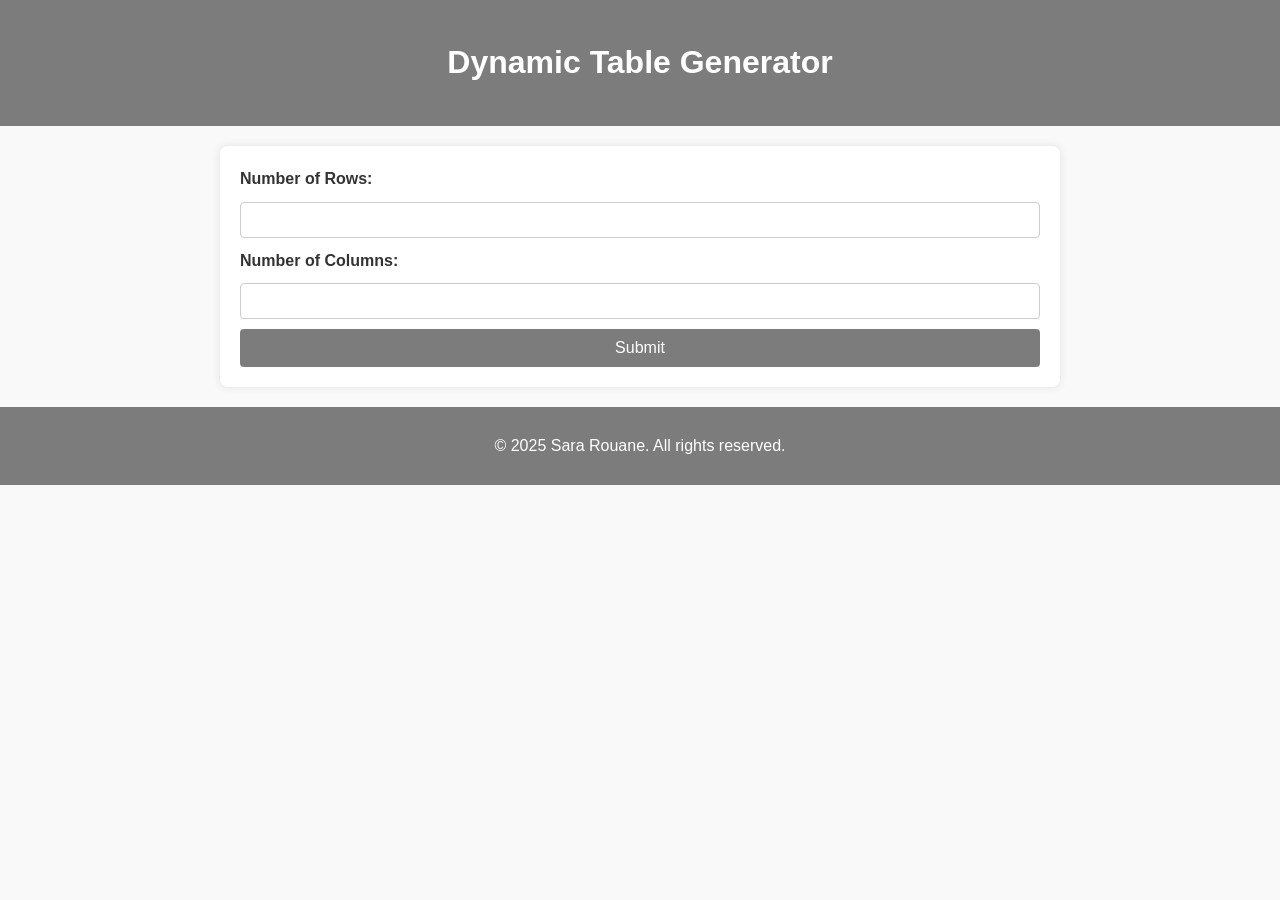
<file: 1/index.html>
<!DOCTYPE html>
<html lang="en">
<head>
    <meta charset="UTF-8">
    <meta name="viewport" content="width=device-width, initial-scale=1.0">
    <title>Dynamic Table Generator</title>
    <link rel="stylesheet" href="SaraRouane_Assignment1.css">
    <script defer src="SaraRouane_Assignment1.js"></script>
</head>
<body>
    <header>
        <h1>Dynamic Table Generator</h1>
    </header>
    <main>
        <form id="tableForm">
            <label for="rows">Number of Rows:</label>
            <input type="number" id="rows" name="rows" min="1" required>

            <label for="columns">Number of Columns:</label>
            <input type="number" id="columns" name="columns" min="1" required>

            <button onclick="processSubmit(event)" type="submit">Submit</button>
        </form>

        <div id="tableContainer"></div>
    </main>
    <footer>
        <p>&copy; 2025 Sara Rouane. All rights reserved.</p>
    </footer>
</body>
</html>
</file>
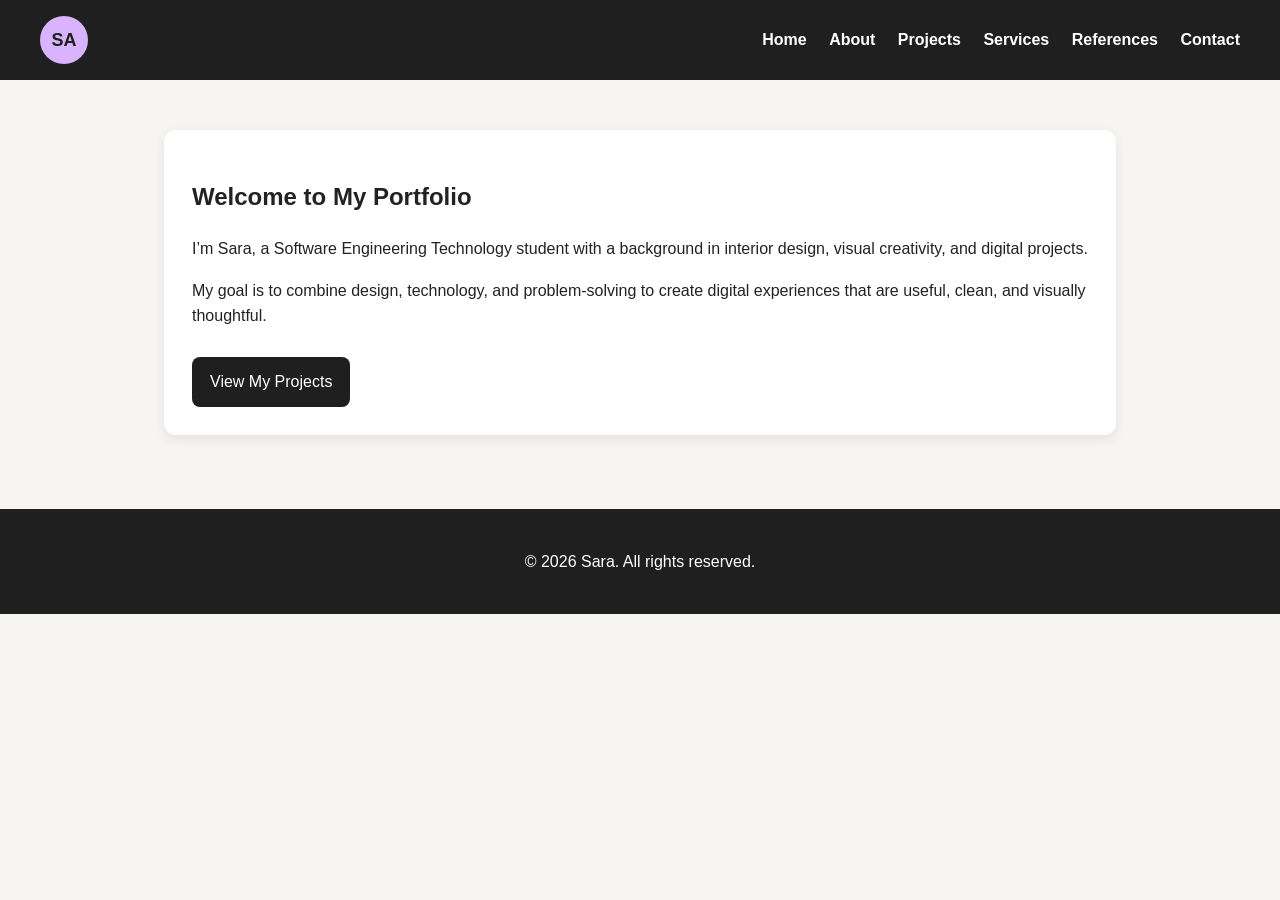
<file: 1/react-portfolio-content-starter/react-portfolio-content-starter/index.html>
<!DOCTYPE html>
<html lang="en">
<head>
  <meta charset="UTF-8">
  <meta name="viewport" content="width=device-width, initial-scale=1.0">
  <title>Sara Portfolio | Home</title>
  <link rel="stylesheet" href="style.css">
</head>
<body>
  <header>
    <div class="navbar">
      <div class="logo">SA</div>
      <nav>
        <a href="index.html">Home</a>
        <a href="about.html">About</a>
        <a href="projects.html">Projects</a>
        <a href="services.html">Services</a>
        <a href="references.html">References</a>
        <a href="contact.html">Contact</a>
      </nav>
    </div>
  </header>

  <main>
    <section class="hero">
      <h1>Welcome to My Portfolio</h1>
      <p>I’m Sara, a Software Engineering Technology student with a background in interior design, visual creativity, and digital projects.</p>
      <p>My goal is to combine design, technology, and problem-solving to create digital experiences that are useful, clean, and visually thoughtful.</p>
      <a class="button" href="projects.html">View My Projects</a>
    </section>
  </main>

  <footer>
    <p>&copy; 2026 Sara. All rights reserved.</p>
  </footer>
</body>
</html>
</file>
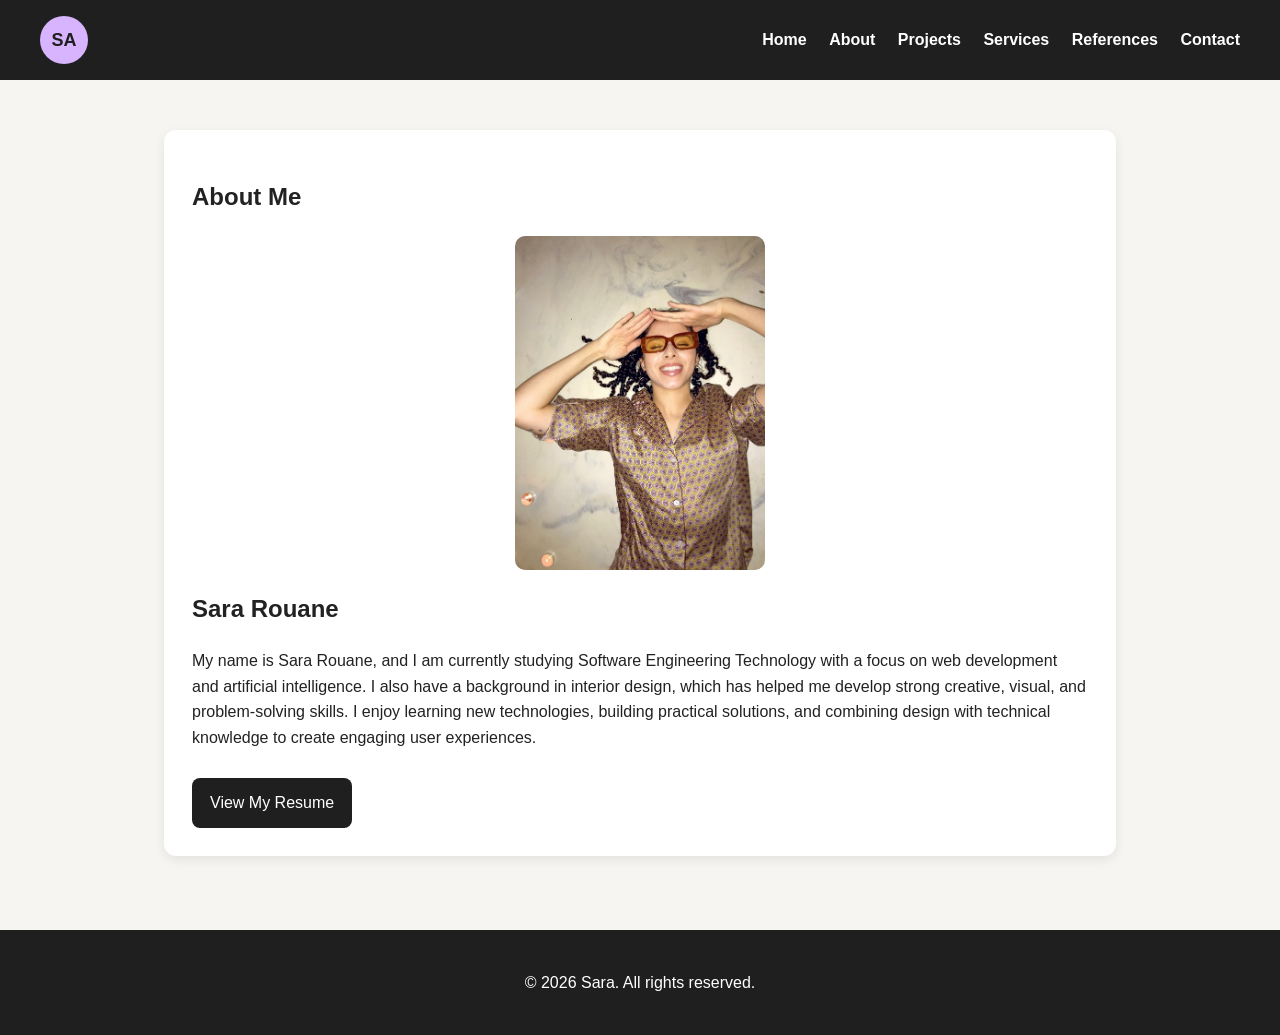
<file: 1/react-portfolio-content-starter/react-portfolio-content-starter/about.html>
<!DOCTYPE html>
<html lang="en">
<head>
  <meta charset="UTF-8">
  <meta name="viewport" content="width=device-width, initial-scale=1.0">
  <title>Sara Portfolio | About</title>
  <link rel="stylesheet" href="style.css">
</head>
<body>
  <header>
    <div class="navbar">
      <div class="logo">SA</div>
      <nav>
        <a href="index.html">Home</a>
        <a href="about.html">About</a>
        <a href="projects.html">Projects</a>
        <a href="services.html">Services</a>
        <a href="references.html">References</a>
        <a href="contact.html">Contact</a>
      </nav>
    </div>
  </header>

  <main>
    <section class="card">
      <h1>About Me</h1>
      <img class="profile-photo" src="assets/images/profile-photo.jpg" alt="Professional photo of Sara">
      <h2>Sara Rouane</h2>
      <p>My name is Sara Rouane, and I am currently studying Software Engineering Technology with a focus on web development and artificial intelligence. I also have a background in interior design, which has helped me develop strong creative, visual, and problem-solving skills. I enjoy learning new technologies, building practical solutions, and combining design with technical knowledge to create engaging user experiences.</p>
      <a class="button" href="assets/files/resume.pdf" target="_blank">View My Resume</a>
    </section>
  </main>

  <footer>
    <p>&copy; 2026 Sara. All rights reserved.</p>
  </footer>
</body>
</html>
</file>
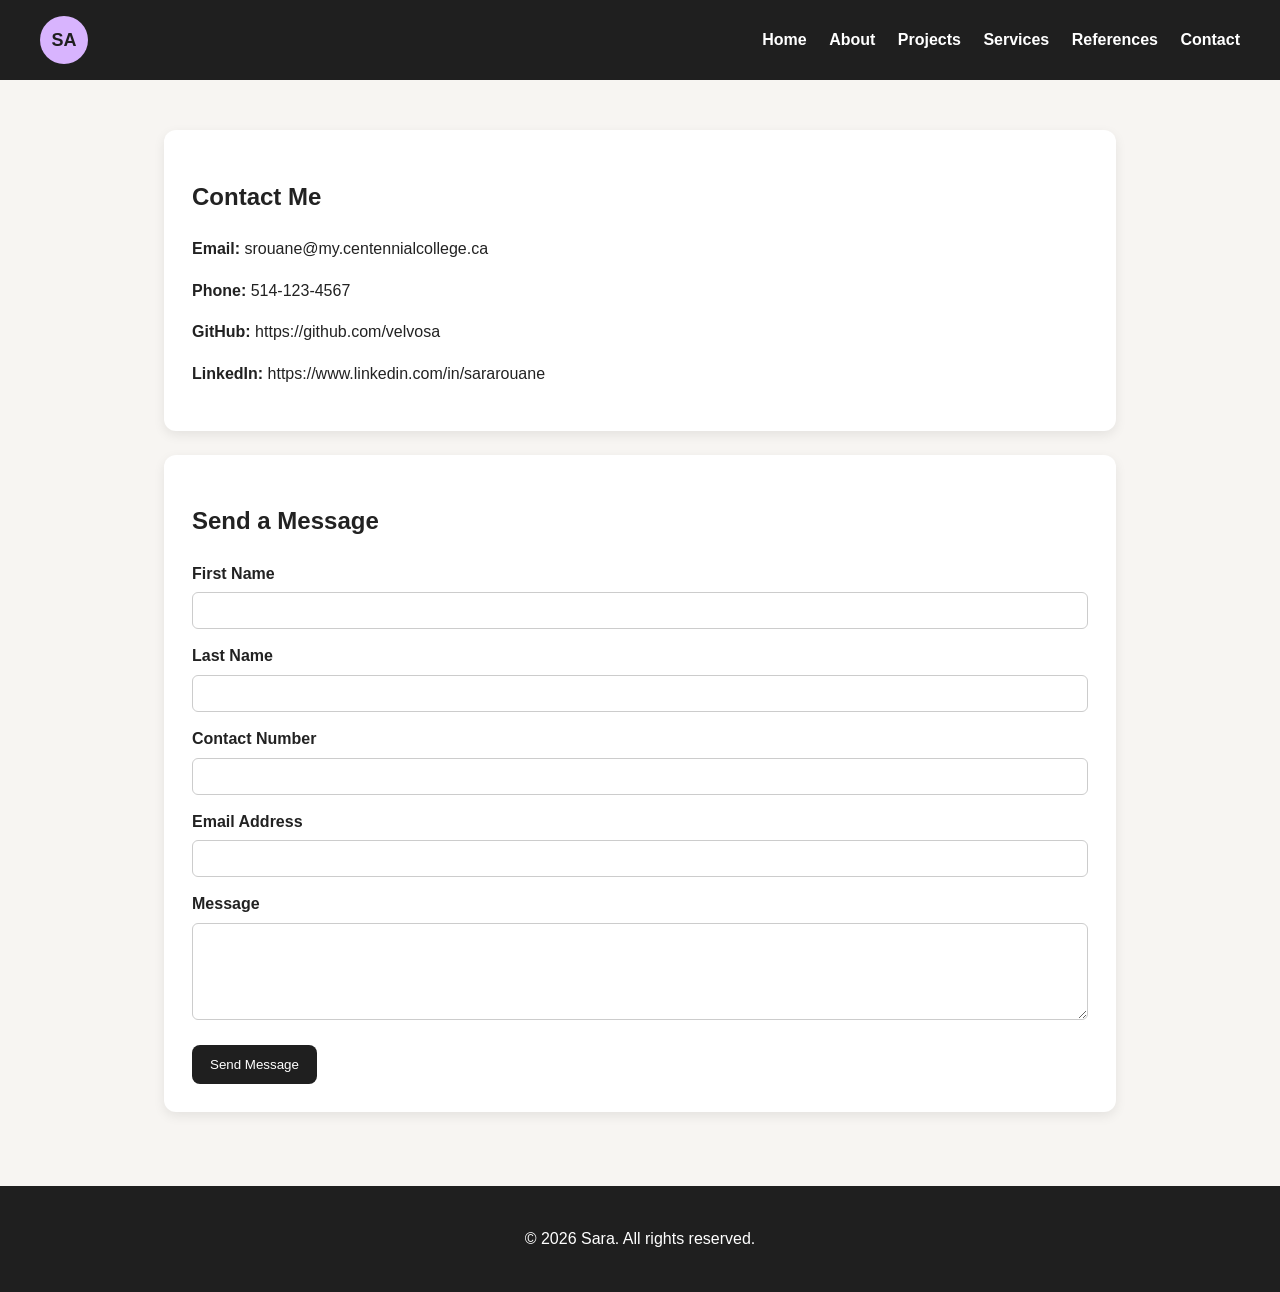
<file: 1/react-portfolio-content-starter/react-portfolio-content-starter/contact.html>
<!DOCTYPE html>
<html lang="en">
<head>
  <meta charset="UTF-8">
  <meta name="viewport" content="width=device-width, initial-scale=1.0">
  <title>Sara Portfolio | Contact</title>
  <link rel="stylesheet" href="style.css">
</head>

<body>
  <header>
    <div class="navbar">
      <div class="logo">SA</div>
      <nav>
        <a href="index.html">Home</a>
        <a href="about.html">About</a>
        <a href="projects.html">Projects</a>
        <a href="services.html">Services</a>
        <a href="references.html">References</a>
        <a href="contact.html">Contact</a>
      </nav>
    </div>
  </header>

  <main>
    <section class="contact-panel">
      <h1>Contact Me</h1>
      <p><strong>Email:</strong> srouane@my.centennialcollege.ca</p>
      <p><strong>Phone:</strong> 514-123-4567</p>
      <p><strong>GitHub:</strong> https://github.com/velvosa</p>
      <p><strong>LinkedIn:</strong> https://www.linkedin.com/in/sararouane</p>
    </section>

    <section class="card">
      <h2>Send a Message</h2>

      <form id="contactForm">
        <label for="firstName">First Name</label>
        <input type="text" id="firstName" name="firstName" required>

        <label for="lastName">Last Name</label>
        <input type="text" id="lastName" name="lastName" required>

        <label for="phone">Contact Number</label>
        <input type="text" id="phone" name="phone">

        <label for="email">Email Address</label>
        <input type="email" id="email" name="email" required>

        <label for="message">Message</label>
        <textarea id="message" name="message" rows="5" required></textarea>

        <button type="submit">Send Message</button>
      </form>
    </section>
  </main>

  <footer>
    <p>&copy; 2026 Sara. All rights reserved.</p>
  </footer>

  <script>
    document.getElementById("contactForm").addEventListener("submit", function(event) {
      event.preventDefault();

      const firstName = document.getElementById("firstName").value;
      const lastName = document.getElementById("lastName").value;
      const phone = document.getElementById("phone").value;
      const email = document.getElementById("email").value;
      const message = document.getElementById("message").value;

      console.log("Contact Form Submission:");
      console.log("First Name:", firstName);
      console.log("Last Name:", lastName);
      console.log("Phone:", phone);
      console.log("Email:", email);
      console.log("Message:", message);

      window.location.href = "index.html";
    });
  </script>
</body>
</html>
</file>
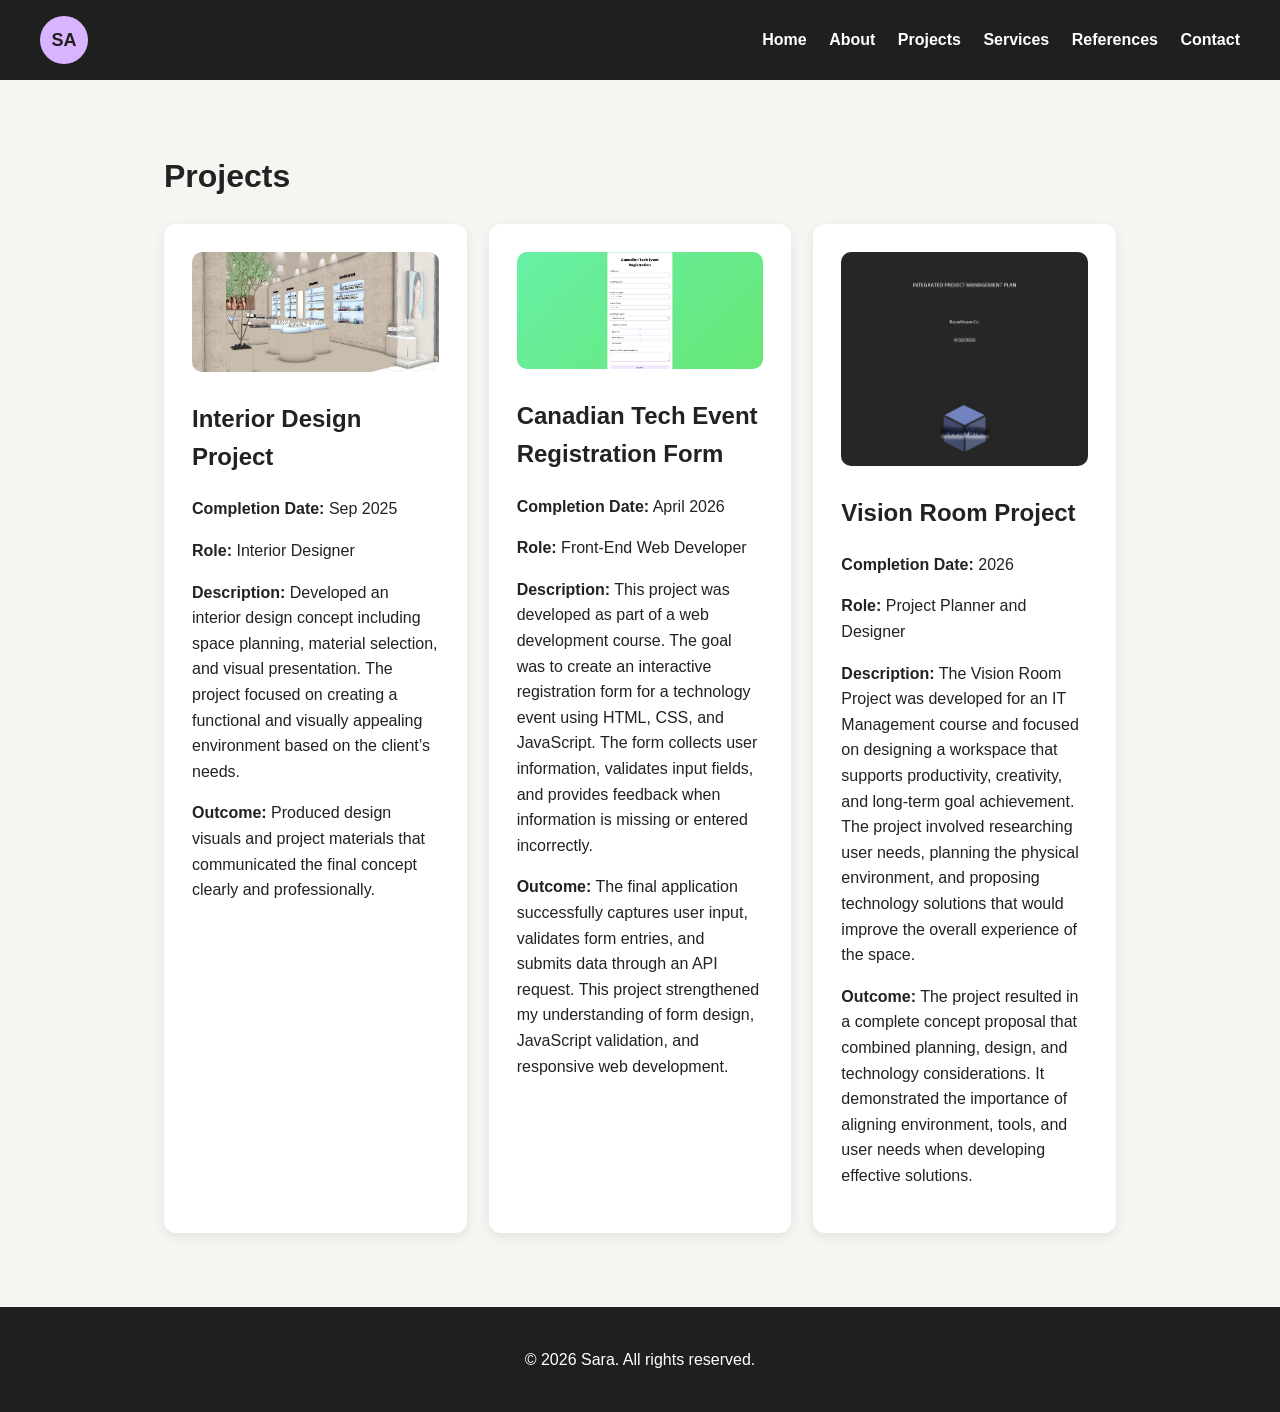
<file: 1/react-portfolio-content-starter/react-portfolio-content-starter/projects.html>
<!DOCTYPE html>
<html lang="en">
<head>
  <meta charset="UTF-8">
  <meta name="viewport" content="width=device-width, initial-scale=1.0">
  <title>Sara Portfolio | Projects</title>
  <link rel="stylesheet" href="style.css">
</head>
<body>
  <header>
    <div class="navbar">
      <div class="logo">SA</div>
      <nav>
        <a href="index.html">Home</a>
        <a href="about.html">About</a>
        <a href="projects.html">Projects</a>
        <a href="services.html">Services</a>
        <a href="references.html">References</a>
        <a href="contact.html">Contact</a>
      </nav>
    </div>
  </header>

  <main>
    <h1>Projects</h1>

    <section class="grid">
      <article class="project-card">
        <img src="assets/images/interior-design-project.jpg" alt="Interior design project image">
        <h2>Interior Design Project</h2>
        <p><strong>Completion Date:</strong> Sep 2025</p>
        <p><strong>Role:</strong> Interior Designer</p>
        <p><strong>Description:</strong> Developed an interior design concept including space planning, material selection, and visual presentation. The project focused on creating a functional and visually appealing environment based on the client’s needs.</p>
        <p><strong>Outcome:</strong> Produced design visuals and project materials that communicated the final concept clearly and professionally.</p>
      </article>

      <article class="project-card">
        <img src="assets/images/tech-event-registration-form.jpg" alt="Canadian Tech Event Registration Form screenshot">
        <h2>Canadian Tech Event Registration Form</h2>
        <p><strong>Completion Date:</strong> April 2026</p>
        <p><strong>Role:</strong> Front-End Web Developer</p>
        <p><strong>Description:</strong> This project was developed as part of a web development course. The goal was to create an interactive registration form for a technology event using HTML, CSS, and JavaScript. The form collects user information, validates input fields, and provides feedback when information is missing or entered incorrectly.</p>
        <p><strong>Outcome:</strong> The final application successfully captures user input, validates form entries, and submits data through an API request. This project strengthened my understanding of form design, JavaScript validation, and responsive web development.</p>
      </article>

      <article class="project-card">
        <img src="assets/images/vision-room-project.jpg" alt="Vision Room project image">
        <h2>Vision Room Project</h2>
        <p><strong>Completion Date:</strong> 2026</p>
        <p><strong>Role:</strong> Project Planner and Designer</p>
        <p><strong>Description:</strong> The Vision Room Project was developed for an IT Management course and focused on designing a workspace that supports productivity, creativity, and long-term goal achievement. The project involved researching user needs, planning the physical environment, and proposing technology solutions that would improve the overall experience of the space.</p>
        <p><strong>Outcome:</strong> The project resulted in a complete concept proposal that combined planning, design, and technology considerations. It demonstrated the importance of aligning environment, tools, and user needs when developing effective solutions.</p>
      </article>
    </section>
  </main>

  <footer>
    <p>&copy; 2026 Sara. All rights reserved.</p>
  </footer>
</body>
</html>
</file>
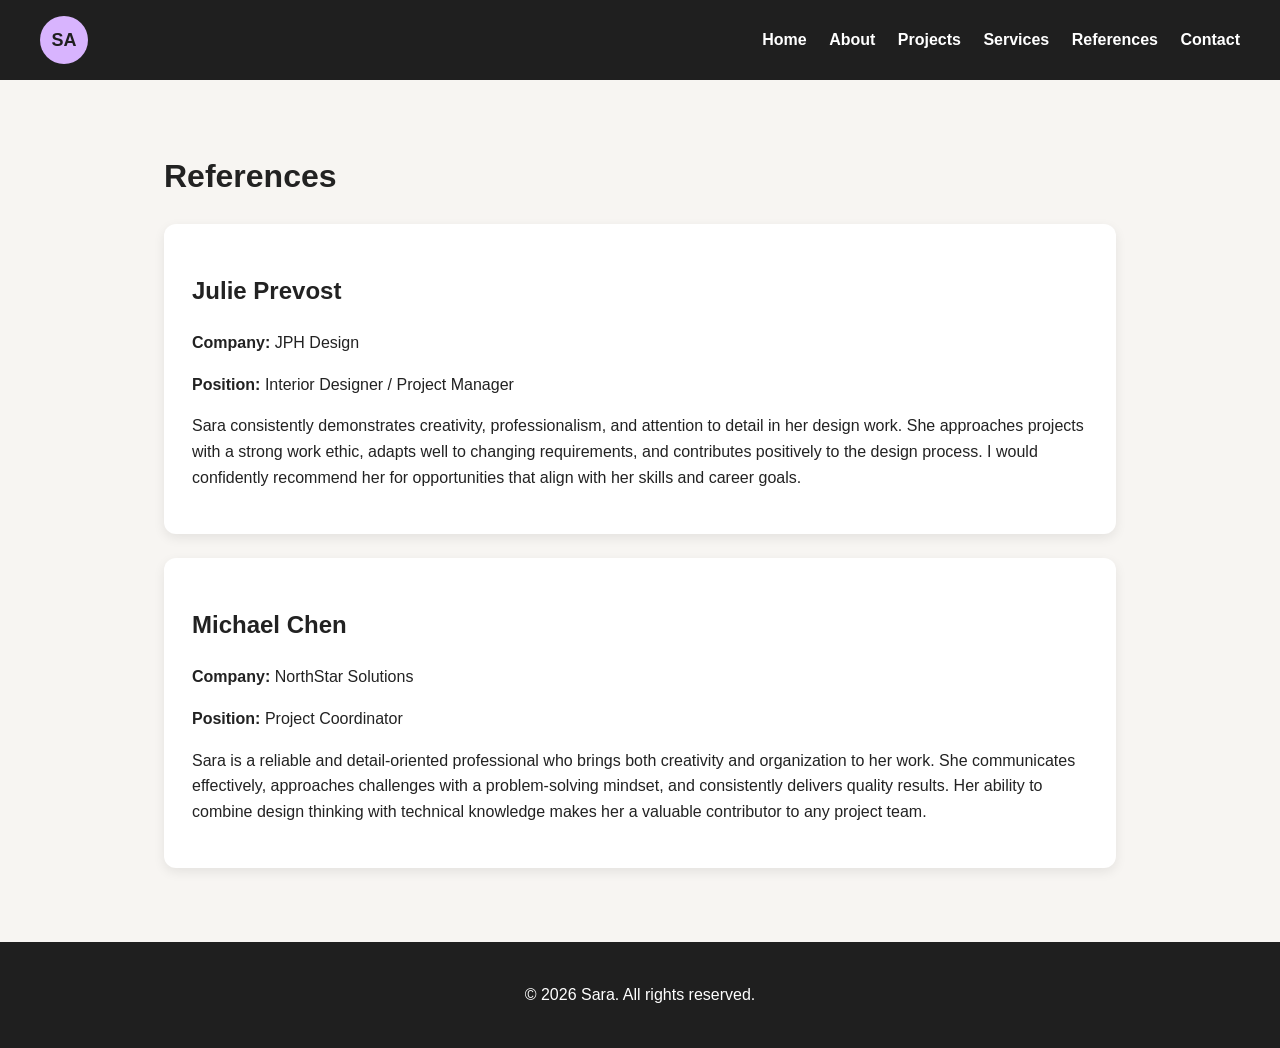
<file: 1/react-portfolio-content-starter/react-portfolio-content-starter/references.html>
<!DOCTYPE html>
<html lang="en">
<head>
  <meta charset="UTF-8">
  <meta name="viewport" content="width=device-width, initial-scale=1.0">
  <title>Sara Portfolio | References</title>
  <link rel="stylesheet" href="style.css">
</head>
<body>
  <header>
    <div class="navbar">
      <div class="logo">SA</div>
      <nav>
        <a href="index.html">Home</a>
        <a href="about.html">About</a>
        <a href="projects.html">Projects</a>
        <a href="services.html">Services</a>
        <a href="references.html">References</a>
        <a href="contact.html">Contact</a>
      </nav>
    </div>
  </header>

  <main>
    <h1>References</h1>

    <section class="reference-card">
      <h2>Julie Prevost</h2>
      <p><strong>Company:</strong> JPH Design</p>
      <p><strong>Position:</strong> Interior Designer / Project Manager</p>
      <p>Sara consistently demonstrates creativity, professionalism, and attention to detail in her design work. She approaches projects with a strong work ethic, adapts well to changing requirements, and contributes positively to the design process. I would confidently recommend her for opportunities that align with her skills and career goals.</p>
    </section>

    <section class="reference-card">
      <h2>Michael Chen</h2>
      <p><strong>Company:</strong> NorthStar Solutions</p>
      <p><strong>Position:</strong> Project Coordinator</p>
      <p>Sara is a reliable and detail-oriented professional who brings both creativity and organization to her work. She communicates effectively, approaches challenges with a problem-solving mindset, and consistently delivers quality results. Her ability to combine design thinking with technical knowledge makes her a valuable contributor to any project team.</p>
    </section>
  </main>

  <footer>
    <p>&copy; 2026 Sara. All rights reserved.</p>
  </footer>
</body>
</html>
</file>
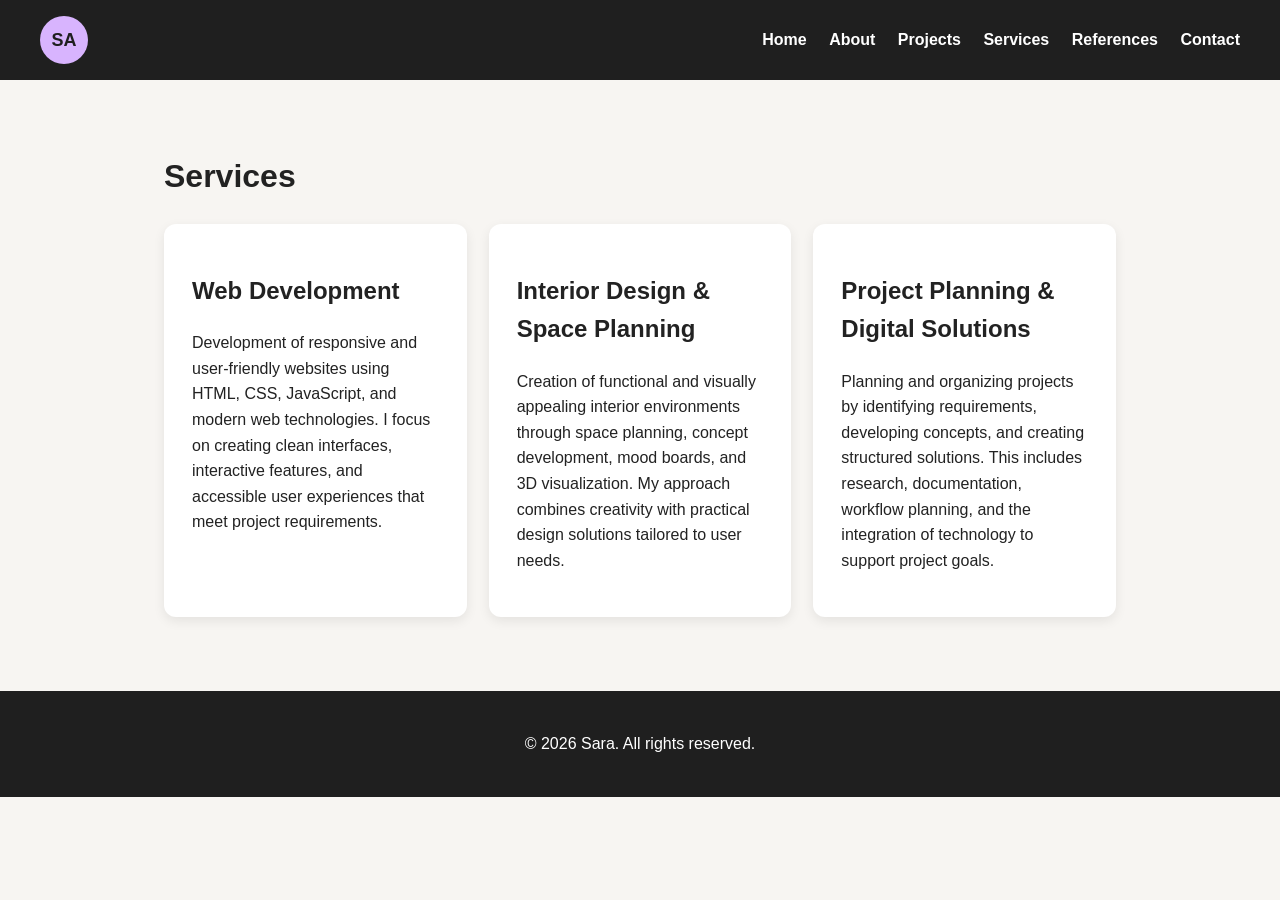
<file: 1/react-portfolio-content-starter/react-portfolio-content-starter/services.html>
<!DOCTYPE html>
<html lang="en">
<head>
  <meta charset="UTF-8">
  <meta name="viewport" content="width=device-width, initial-scale=1.0">
  <title>Sara Portfolio | Services</title>
  <link rel="stylesheet" href="style.css">
</head>
<body>
  <header>
    <div class="navbar">
      <div class="logo">SA</div>
      <nav>
        <a href="index.html">Home</a>
        <a href="about.html">About</a>
        <a href="projects.html">Projects</a>
        <a href="services.html">Services</a>
        <a href="references.html">References</a>
        <a href="contact.html">Contact</a>
      </nav>
    </div>
  </header>

  <main>
    <h1>Services</h1>
    <section class="grid">
      <article class="service-card">
        <h2>Web Development</h2>
        <p>Development of responsive and user-friendly websites using HTML, CSS, JavaScript, and modern web technologies. I focus on creating clean interfaces, interactive features, and accessible user experiences that meet project requirements.</p>
      </article>

      <article class="service-card">
        <h2>Interior Design & Space Planning</h2>
        <p>Creation of functional and visually appealing interior environments through space planning, concept development, mood boards, and 3D visualization. My approach combines creativity with practical design solutions tailored to user needs.</p>
      </article>

      <article class="service-card">
        <h2>Project Planning & Digital Solutions</h2>
        <p>Planning and organizing projects by identifying requirements, developing concepts, and creating structured solutions. This includes research, documentation, workflow planning, and the integration of technology to support project goals.</p>
      </article>
    </section>
  </main>

  <footer>
    <p>&copy; 2026 Sara. All rights reserved.</p>
  </footer>
</body>
</html>
</file>
<file: 1/SaraRouane_Assignment1.css>
body {
    font-family: Arial, sans-serif;
    line-height: 1.6;
    margin: 0;
    padding: 0;
    background-color: #f9f9f9;
    color: #333;
}

header {
    background-color: #7c7c7c;
    color: white;
    padding: 1em 0;
    text-align: center;
}

main {
    max-width: 800px;
    margin: 20px auto;
    padding: 20px;
    background: white;
    box-shadow: 0 0 10px rgba(0, 0, 0, 0.1);
    border-radius: 8px;
}

form {
    display: flex;
    flex-direction: column;
    gap: 10px;
}

label {
    font-weight: bold;
}

input {
    padding: 8px;
    font-size: 1rem;
    border: 1px solid #ccc;
    border-radius: 4px;
}

button {
    background-color: #7c7c7c;
    color: white;
    padding: 10px;
    border: none;
    border-radius: 4px;
    cursor: pointer;
    font-size: 1rem;
}

button:hover {
    background-color: #7c7c7c;
}

.generated-table {
    width: 100%;
    border-collapse: collapse;
    margin-top: 20px;
}

.generated-table td {
    border: 1px solid #ddd;
    padding: 8px;
    text-align: center;
}

footer {
    text-align: center;
    padding: 10px 0;
    background-color: #7c7c7c;
    color: white;
    margin-top: 20px;
    position: relative;
    bottom: 0;
    width: 100%;
}
</file>
<file: 1/react-portfolio-content-starter/react-portfolio-content-starter/style.css>
* {
  box-sizing: border-box;
}

body {
  margin: 0;
  font-family: Arial, sans-serif;
  background: #f7f5f2;
  color: #222;
  line-height: 1.6;
}

header {
  background: #1f1f1f;
  color: white;
  padding: 16px 40px;
}

.navbar {
  display: flex;
  justify-content: space-between;
  align-items: center;
  gap: 20px;
  flex-wrap: wrap;
}

.logo {
  width: 48px;
  height: 48px;
  border-radius: 50%;
  background: #d8b4fe;
  color: #1f1f1f;
  display: flex;
  align-items: center;
  justify-content: center;
  font-weight: bold;
  font-size: 18px;
}

nav a {
  color: white;
  text-decoration: none;
  margin-left: 18px;
  font-weight: bold;
}

nav a:hover {
  text-decoration: underline;
}

main {
  max-width: 1000px;
  margin: 0 auto;
  padding: 50px 24px;
}

.hero, .card, .project-card, .service-card, .reference-card, .contact-panel {
  background: white;
  padding: 28px;
  border-radius: 12px;
  box-shadow: 0 4px 12px rgba(0,0,0,0.08);
  margin-bottom: 24px;
}

.button {
  display: inline-block;
  background: #1f1f1f;
  color: white;
  text-decoration: none;
  padding: 12px 18px;
  border-radius: 8px;
  margin-top: 12px;
}

.button:hover {
  background: #444;
}

.grid {
  display: grid;
  grid-template-columns: repeat(auto-fit, minmax(250px, 1fr));
  gap: 22px;
}

.project-card img, .service-card img {
  width: 100%;
  max-height: 260px;
  object-fit: cover;
  border-radius: 10px;
  background: #ddd;
}

.profile-photo {
    width: 250px;
    height: auto;
    display: block;
    margin: 20px auto;
    border-radius: 10px;
}

label {
  display: block;
  margin-top: 14px;
  font-weight: bold;
}

input, textarea {
  width: 100%;
  padding: 10px;
  margin-top: 6px;
  border: 1px solid #ccc;
  border-radius: 6px;
}

button {
  background: #1f1f1f;
  color: white;
  border: none;
  padding: 12px 18px;
  border-radius: 8px;
  margin-top: 18px;
  cursor: pointer;
}

button:hover {
  background: #444;
}

footer {
  text-align: center;
  padding: 24px;
  background: #1f1f1f;
  color: white;
}

@media (max-width: 700px) {
  header {
    padding: 16px 20px;
  }

  nav a {
    display: inline-block;
    margin: 8px 10px 0 0;
  }
}
</file>
